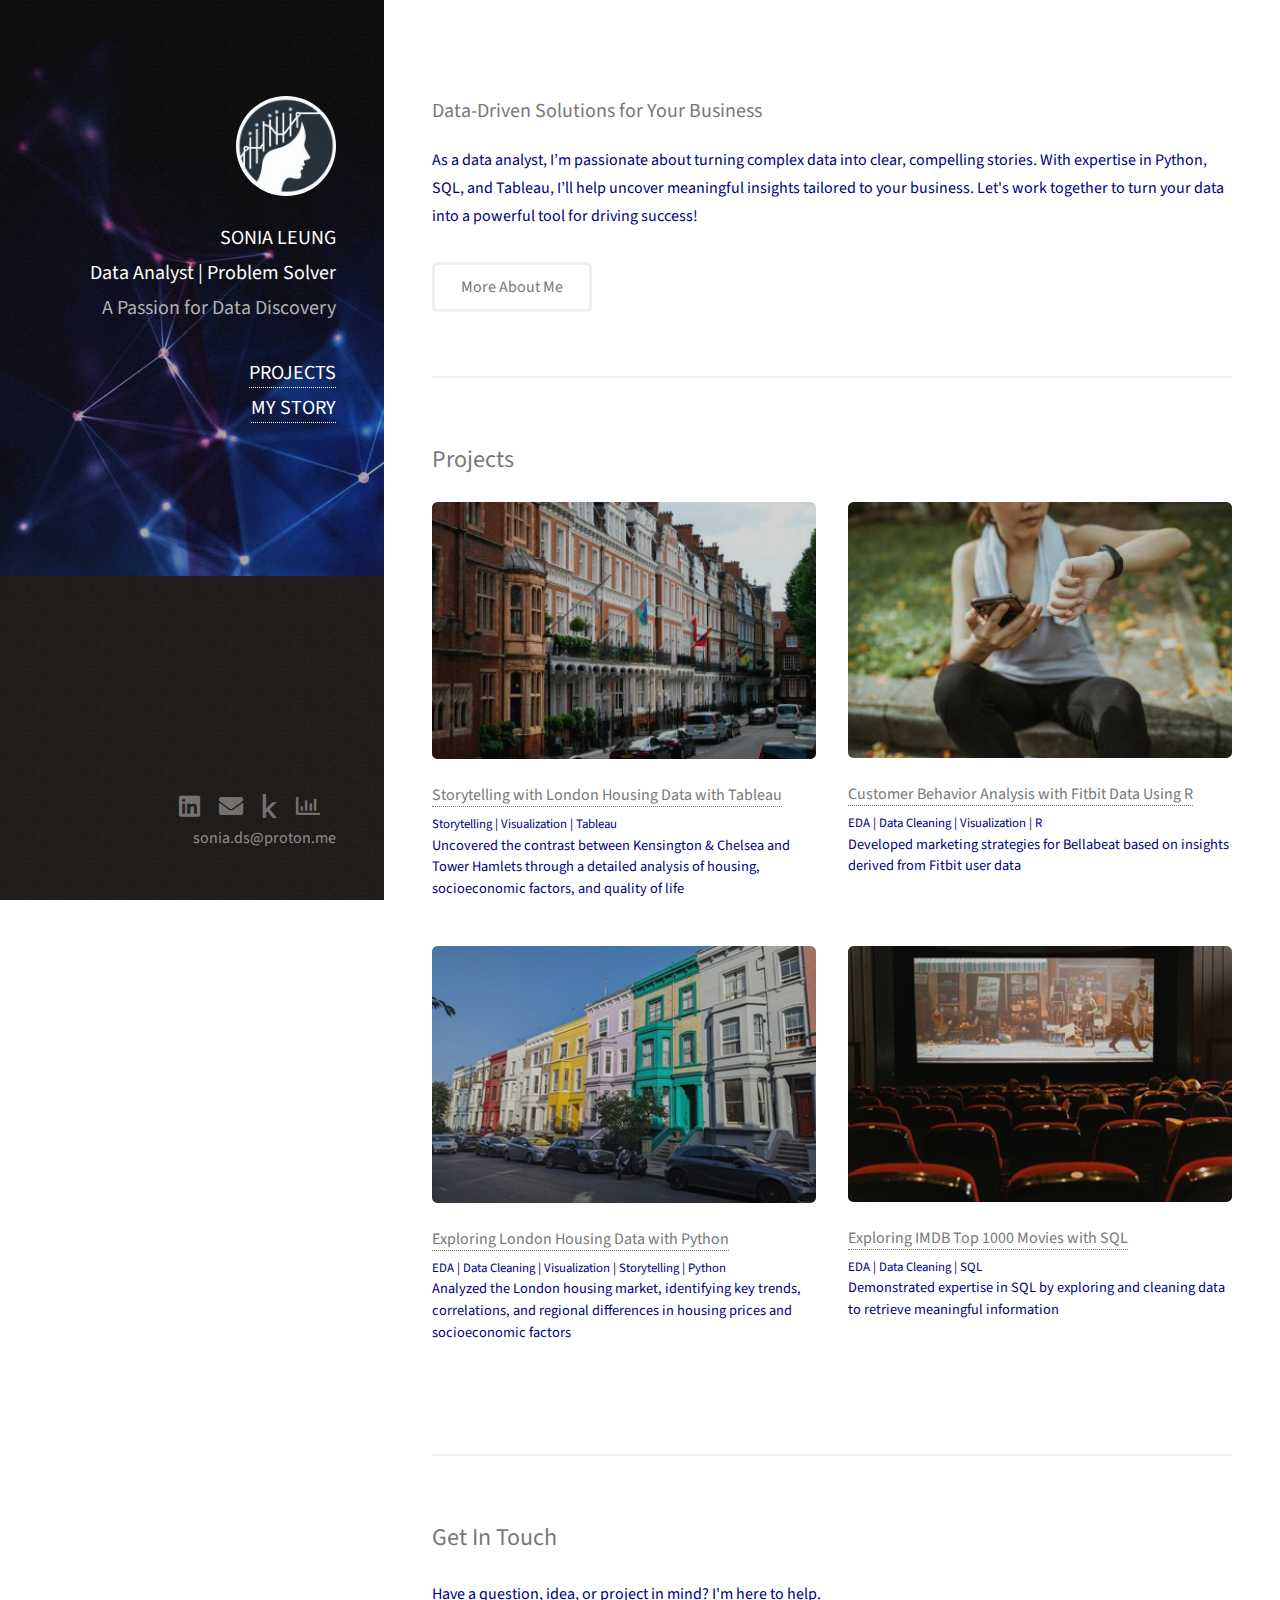
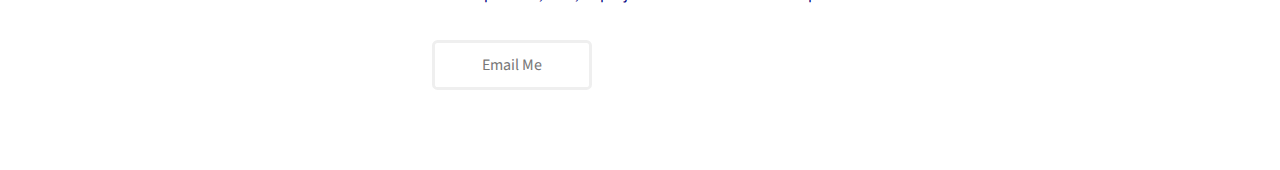
<file: index.html>
<!DOCTYPE HTML>
<!--
	
-->
<html>
	<head>
		<title>Sonia the Data Analyst</title>
		<link rel="icon" type="image/x-icon" href="/images/favicon.ico">
		<meta charset="utf-8" />
		<meta name="viewport" content="width=device-width, initial-scale=1, user-scalable=no" />
		<meta property="og:image" content="images/portfoliothumbnail.png"/>
		<link rel="stylesheet" href="assets/css/main.css" />
	</head>
	<body class="is-preload">

		<!-- Header -->
			<header id="header">
				<div class="inner">
					<a  class="image avatar"><img src="images/avatar2.jpg"></a>
					<h1><strong>SONIA LEUNG<br> Data Analyst | Problem Solver</strong><br>
					<p>A Passion for Data Discovery<br></p>
					<strong><a href="#tag_project">PROJECTS</a><br>
					<a href="aboutme.html">MY STORY</a></strong></h1>
				</div>
			</header>

		<!-- Main -->
			<div id="main">

				<!-- One -->
					<section id="one">
						<header class="major">
							<h3>Data-Driven Solutions for Your Business</h3>
						</header>
						<p style="color: navy;">As a data analyst, I’m passionate about turning complex data into clear, compelling stories. 
							With expertise in Python, SQL, and Tableau, I’ll help uncover meaningful insights tailored to your business. 
							Let's work together to turn your data into a powerful tool for driving success!</p>
						<ul class="actions">
							<li><a href="aboutme.html" class="button">More About Me</a></li>
						</ul>
					</section>

				<!-- Two -->
					<section id="two">
						<h2><div id="tag_project">Projects</div></h2>
						<div class="row"  style="color: navy;">
							<article class="col-6 col-12-xsmall work-item">
								<a href="https://public.tableau.com/app/profile/so017/viz/StorytellingwithLondonHousingData/CaseStudy" class="image fit thumb no-lightbox" target="_blank"><img src="images/thumbs/londonhouse.jpg" alt="" /></a>
								<h3><a href="https://public.tableau.com/app/profile/so017/viz/StorytellingwithLondonHousingData/CaseStudy" target="_blank">Storytelling with London Housing Data with Tableau</a></h3>
								<p>Storytelling | Visualization | Tableau</p>
								<h5 style="color: navy;">Uncovered the contrast between Kensington & Chelsea and Tower Hamlets through a detailed analysis of housing, socioeconomic factors, and quality of life</h5>
									
							</article>
							<article class="col-6 col-12-xsmall work-item">
								<a href="https://www.kaggle.com/code/so017c/bellabeat-data-analysis-case-study" class="image fit thumb no-lightbox" target="_blank"><img src="images/thumbs/fitbit.jpg" alt="" /></a>
								<h3><a href="https://www.kaggle.com/code/so017c/bellabeat-data-analysis-case-study" target="_blank">Customer Behavior Analysis with Fitbit Data Using R</a></h3>
								<p>EDA | Data Cleaning | Visualization | R</p>
								<h5 style="color: navy;">Developed marketing strategies for Bellabeat based on insights derived from Fitbit user data</h5>
									
							</article>
							<article class="col-6 col-12-xsmall work-item">
								<a href="https://www.kaggle.com/code/so017c/exploratory-analysis-of-london-housing-dataset" class="image fit thumb no-lightbox" target="_blank"><img src="images/thumbs/nottinghill.jpg" alt="" /></a>
								<h3><a href="https://www.kaggle.com/code/so017c/exploratory-analysis-of-london-housing-dataset" target="_blank">Exploring London Housing Data with Python</a></h3>
								<p>EDA | Data Cleaning | Visualization | Storytelling | Python</p>
								<h5  style="color: navy;">Analyzed the London housing market, identifying key trends, correlations, and regional differences in housing prices and socioeconomic factors</h5>
									
							</article>
							<article class="col-6 col-12-xsmall work-item">
								<a href="https://github.com/So017/241016_sql_project_imdb" class="image fit thumb no-lightbox" target="_blank"><img src="images/thumbs/imdb.jpg" alt="" /></a>
								<h3><a href="https://github.com/So017/241016_sql_project_imdb" target="_blank">Exploring IMDB Top 1000 Movies with SQL</a></h3>
								<p>EDA | Data Cleaning | SQL </p>
								<h5 style="color: navy;">Demonstrated expertise in SQL by exploring and cleaning data to retrieve meaningful information</h5>
									
							</article>
						</div>						
					</section>

				<!-- Three -->
					<section id="three">
						<h2>Get In Touch</h2>
						<p  style="color: navy;">Have a question, idea, or project in mind? I'm here to help.</p>
						<ul class="actions">
							<li><a href="mailto:sonia.ds@proton.me" target="_blank" class="button">Email Me</a></li>
						</ul>
						</div>
					</section>

			</div>

		<!-- Footer -->
			<footer id="footer">
				<div class="inner">
					<ul class="icons">
						<li><a href="https://www.linkedin.com/in/sonia-sl/" target="_blank" class="icon brands fa-linkedin"><span class="label">linkedin</span></a></li>
						<li><a href="mailto:sonia.ds@proton.me" target="_blank" class="icon solid fa-envelope"><span class="label">Email</span></a></li>
						<li><a href="https://www.kaggle.com/so017c" target="_blank" class="icon brands fa-kaggle"><span class="label">kaggle</span></a></li>
						<li><a href="https://public.tableau.com/app/profile/so017/vizzes" target="_blank" class="icon fa-chart-bar"><span class="label">bar</span></a></li>
						<br>
						<li>sonia.ds@proton.me</li>
					</ul>
				</div>
			</footer>

		<!-- Scripts -->
			<script src="assets/js/jquery.min.js"></script>
			<script src="assets/js/jquery.poptrox.min.js"></script>
			<script src="assets/js/browser.min.js"></script>
			<script src="assets/js/breakpoints.min.js"></script>
			<script src="assets/js/util.js"></script>
			<script src="assets/js/main.js"></script>

	</body>
</html>
</file>
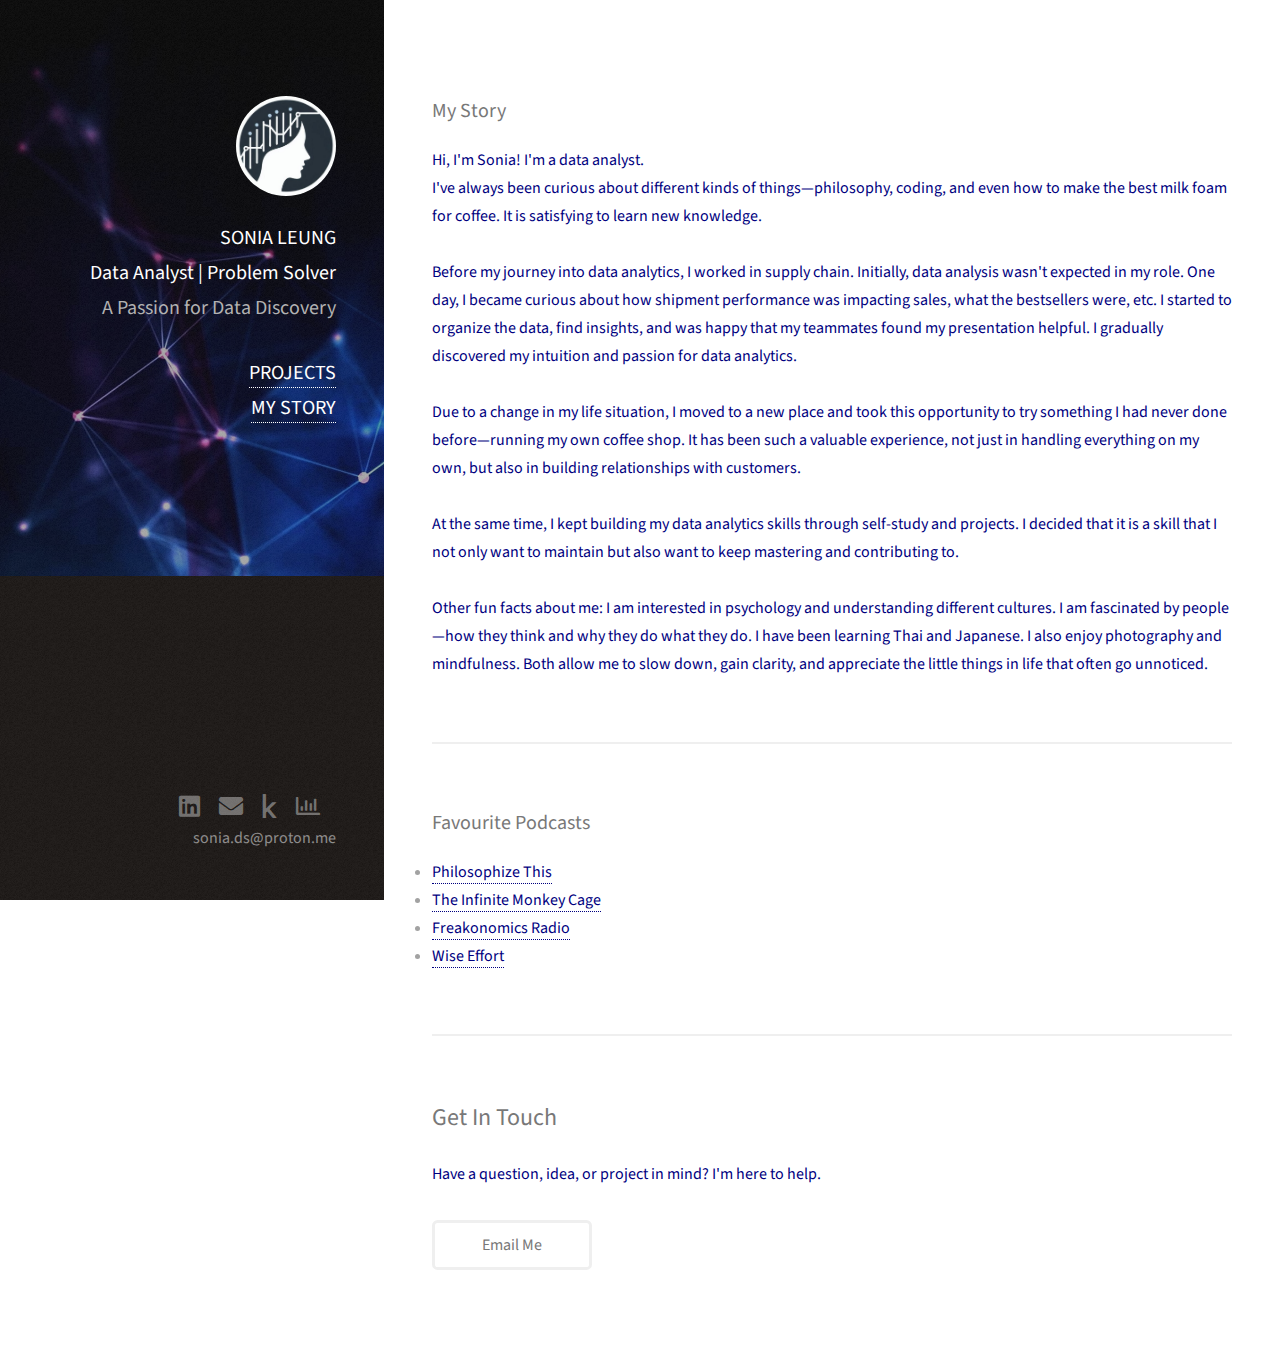
<file: aboutme.html>
<!DOCTYPE HTML>
<!--
	
-->
<html>
	<head>
		<title>Sonia the Data Analyst</title>
		<link rel="icon" type="image/x-icon" href="/images/favicon.ico">
		<meta charset="utf-8" />
		<meta name="viewport" content="width=device-width, initial-scale=1, user-scalable=no" />
		<link rel="stylesheet" href="assets/css/main.css" />
	</head>
	<body class="is-preload">

		<!-- Header -->
			<header id="header">
				<div class="inner">
					<a  class="image avatar"><img src="images/avatar2.jpg"></a>
					<h1><strong>SONIA LEUNG<br> Data Analyst | Problem Solver</strong><br>
					<p>A Passion for Data Discovery<br></p>
					<strong><a href="index.html">PROJECTS</a><br>
					<a href="aboutme.html">MY STORY</a></strong></h1>
				</div>
			</header>

		<!-- Main -->
			<div id="main">

				<!-- One -->
					<section id="one">
						<header class="major">
							<h3>My Story</h3>
						</header>
						<p style="color: navy;">
							Hi, I'm Sonia! I'm a data analyst. <br>
I've always been curious about different kinds of things—philosophy, coding, and even how to make the best milk foam for coffee. It is satisfying to learn new knowledge. <br><br>

Before my journey into data analytics, I worked in supply chain. Initially, data analysis wasn't expected in my role. One day, I became curious about how shipment performance was impacting sales, what the bestsellers were, etc. I started to organize the data, find insights, and was happy that my teammates found my presentation helpful. I gradually discovered my intuition and passion for data analytics. <br><br>

Due to a change in my life situation, I moved to a new place and took this opportunity to try something I had never done before—running my own coffee shop. It has been such a valuable experience, not just in handling everything on my own, but also in building relationships with customers. <br><br>

At the same time, I kept building my data analytics skills through self-study and projects. I decided that it is a skill that I not only want to maintain but also want to keep mastering and contributing to. <br><br>

Other fun facts about me: I am interested in psychology and understanding different cultures. I am fascinated by people—how they think and why they do what they do. I have been learning Thai and Japanese. I also enjoy photography and mindfulness. Both allow me to slow down, gain clarity, and appreciate the little things in life that often go unnoticed.</p>
					</section>

				<!-- Two -->
					<section id="two">
						<header class="major"></header>
							<h3>Favourite Podcasts</h3>
						</header>
						<li><a href="https://open.spotify.com/show/2Shpxw7dPoxRJCdfFXTWLE?si=a84ec75774854142" target="_blank" style="color: navy;">Philosophize This</a>
						</li>
						<li><a href="https://open.spotify.com/show/6Ijz5uEUxN6FvJI49ZGJAJ?si=09eeb238d4864d1d" target="_blank" style="color: navy;">The Infinite Monkey Cage</a>
						</li>	
						<li><a href="https://open.spotify.com/show/6z4NLXyHPga1UmSJsPK7G1?si=cbf8f95c1f504258" target="_blank" style="color: navy;">Freakonomics Radio</a>
						</li>
						<li><a href="https://open.spotify.com/show/1Kpkt3xGpyZm5UQYMKu4Uo?si=217945f48b774ca5" target="_blank" style="color: navy;">Wise Effort</a>
						</li>		
					</section>

				<!-- Three -->
				<section id="three">
					<h2>Get In Touch</h2>
					<p  style="color: navy;">Have a question, idea, or project in mind? I'm here to help.</p>
					<ul class="actions">
						<li><a href="mailto:sonia.ds@proton.me" target="_blank" class="button">Email Me</a></li>
					</ul>
					</div>
				</section>
		
			</div>

		<!-- Footer -->
			<footer id="footer">
				<div class="inner">
					<ul class="icons">
						<li><a href="https://www.linkedin.com/in/sonia-sl/" target="_blank" class="icon brands fa-linkedin"><span class="label">linkedin</span></a></li>
						<li><a href="mailto:sonia.ds@proton.me" target="_blank" class="icon solid fa-envelope"><span class="label">Email</span></a></li>
						<li><a href="https://www.kaggle.com/so017c" target="_blank" class="icon brands fa-kaggle"><span class="label">kaggle</span></a></li>
						<li><a href="https://public.tableau.com/app/profile/so017/vizzes" target="_blank" class="icon fa-chart-bar"><span class="label">bar</span></a></li>
						<br>
						<li>sonia.ds@proton.me</li>
					</ul>
				</div>
			</footer>

		<!-- Scripts -->
			<script src="assets/js/jquery.min.js"></script>
			<script src="assets/js/jquery.poptrox.min.js"></script>
			<script src="assets/js/browser.min.js"></script>
			<script src="assets/js/breakpoints.min.js"></script>
			<script src="assets/js/util.js"></script>
			<script src="assets/js/main.js"></script>

	</body>
</html>
</file>
<file: assets/css/main.css>
@import url("fontawesome-all.min.css");
@import url("https://fonts.googleapis.com/css?family=Source+Sans+Pro:400,400italic");

/*
	Strata by HTML5 UP
	html5up.net | @ajlkn
	Free for personal and commercial use under the CCA 3.0 license (html5up.net/license)
*/

html, body, div, span, applet, object,
iframe, h1, h2, h3, h4, h5, h6, p, blockquote,
pre, a, abbr, acronym, address, big, cite,
code, del, dfn, em, img, ins, kbd, q, s, samp,
small, strike, strong, sub, sup, tt, var, b,
u, i, center, dl, dt, dd, ol, ul, li, fieldset,
form, label, legend, table, caption, tbody,
tfoot, thead, tr, th, td, article, aside,
canvas, details, embed, figure, figcaption,
footer, header, hgroup, menu, nav, output, ruby,
section, summary, time, mark, audio, video {
	margin: 0;
	padding: 0;
	border: 0;
	font-size: 100%;
	font: inherit;
	vertical-align: baseline;}

article, aside, details, figcaption, figure,
footer, header, hgroup, menu, nav, section {
	display: block;}

body {
	line-height: 1;
}

ol, ul {
	list-style: none;
}

blockquote, q {
	quotes: none;
}

	blockquote:before, blockquote:after, q:before, q:after {
		content: '';
		content: none;
	}

table {
	border-collapse: collapse;
	border-spacing: 0;
}

body {
	-webkit-text-size-adjust: none;
}

mark {
	background-color: transparent;
	color: inherit;
}

input::-moz-focus-inner {
	border: 0;
	padding: 0;
}

input, select, textarea {
	-moz-appearance: none;
	-webkit-appearance: none;
	-ms-appearance: none;
	appearance: none;
}

/* Basic */

	html {
		box-sizing: border-box;
	}

	*, *:before, *:after {
		box-sizing: inherit;
	}

	body {
		background: #fff;
	}

		body.is-preload *, body.is-preload *:before, body.is-preload *:after {
			-moz-animation: none !important;
			-webkit-animation: none !important;
			-ms-animation: none !important;
			animation: none !important;
			-moz-transition: none !important;
			-webkit-transition: none !important;
			-ms-transition: none !important;
			transition: none !important;
		}

	body, input, select, textarea {
		color: #a2a2a2;
		font-family: "Source Sans Pro", Helvetica, sans-serif;
		font-size: 16pt;
		font-weight: 400;
		line-height: 1.75em;
	}

	a {
		-moz-transition: color 0.2s ease-in-out, border-color 0.2s ease-in-out;
		-webkit-transition: color 0.2s ease-in-out, border-color 0.2s ease-in-out;
		-ms-transition: color 0.2s ease-in-out, border-color 0.2s ease-in-out;
		transition: color 0.2s ease-in-out, border-color 0.2s ease-in-out;
		border-bottom: dotted 1px;
		color: #49bf9d;
		text-decoration: none;
	}

		a:hover {
			border-bottom-color: transparent;
			color: #49bf9d !important;
			text-decoration: none;
		}

	strong, b {
		color: #787878;
		font-weight: 400;
	}

	em, i {
		font-style: italic;
	}

	p {
		margin: 0 0 2em 0;
	}

	h1, h2, h3, h4, h5, h6 {
		color: #787878;
		font-weight: 400;
		line-height: 1em;
		margin: 0 0 1em 0;
	}

		h1 a, h2 a, h3 a, h4 a, h5 a, h6 a {
			color: inherit;
			text-decoration: none;
		}

	h1 {
		font-size: 2em;
		line-height: 1.5em;
	}

	h2 {
		font-size: 1.5em;
		line-height: 1.5em;
	}

	h3 {
		font-size: 1.25em;
		line-height: 1.5em;
	}

	h4 {
		font-size: 1.1em;
		line-height: 1.5em;
	}

	h5 {
		font-size: 0.9em;
		line-height: 1.5em;
	}

	h6 {
		font-size: 0.7em;
		line-height: 1.5em;
	}

	sub {
		font-size: 0.8em;
		position: relative;
		top: 0.5em;
	}

	sup {
		font-size: 0.8em;
		position: relative;
		top: -0.5em;
	}

	hr {
		border: 0;
		border-bottom: solid 2px #efefef;
		margin: 2em 0;
	}

		hr.major {
			margin: 3em 0;
		}

	blockquote {
		border-left: solid 6px #efefef;
		font-style: italic;
		margin: 0 0 2em 0;
		padding: 0.5em 0 0.5em 1.5em;
	}

	code {
		background: #f7f7f7;
		border-radius: 0.35em;
		border: solid 2px #efefef;
		font-family: "Courier New", monospace;
		font-size: 0.9em;
		margin: 0 0.25em;
		padding: 0.25em 0.65em;
	}

	pre {
		-webkit-overflow-scrolling: touch;
		font-family: "Courier New", monospace;
		font-size: 0.9em;
		margin: 0 0 2em 0;
	}

		pre code {
			display: block;
			line-height: 1.75em;
			padding: 1em 1.5em;
			overflow-x: auto;
		}

	.align-left {
		text-align: left;
	}

	.align-center {
		text-align: center;
	}

	.align-right {
		text-align: right;
	}

/* Container */

	.container {
		margin: 0 auto;
		max-width: calc(100% - 4em);
		width: 100%;
	}

		.container.xsmall {
			width: 25%;
		}

		.container.small {
			width: 50%;
		}

		.container.medium {
			width: 75%;
		}

		.container.large {
			width: 125%;
		}

		.container.xlarge {
			width: 150%;
		}

		.container.max {
			width: 100%;
		}

		@media screen and (max-width: 980px) {

			.container {
				width: 100% !important;
				max-width: 100% !important;
			}

		}

		@media screen and (max-width: 480px) {

			.container {
				max-width: calc(100% - 3em);
			}

		}

/* Row */

	.row {
		display: flex;
		flex-wrap: wrap;
		box-sizing: border-box;
		align-items: stretch;
	}

		.row > * {
			box-sizing: border-box;
		}

		.row.gtr-uniform > * > :last-child {
			margin-bottom: 0;
		}

		.row.aln-left {
			justify-content: flex-start;
		}

		.row.aln-center {
			justify-content: center;
		}

		.row.aln-right {
			justify-content: flex-end;
		}

		.row.aln-top {
			align-items: flex-start;
		}

		.row.aln-middle {
			align-items: center;
		}

		.row.aln-bottom {
			align-items: flex-end;
		}

		.row > .imp {
			order: -1;
		}

		.row > .col-1 {
			width: 8.33333%;
		}

		.row > .off-1 {
			margin-left: 8.33333%;
		}

		.row > .col-2 {
			width: 16.66667%;
		}

		.row > .off-2 {
			margin-left: 16.66667%;
		}

		.row > .col-3 {
			width: 25%;
		}

		.row > .off-3 {
			margin-left: 25%;
		}

		.row > .col-4 {
			width: 33.33333%;
		}

		.row > .off-4 {
			margin-left: 33.33333%;
		}

		.row > .col-5 {
			width: 41.66667%;
		}

		.row > .off-5 {
			margin-left: 41.66667%;
		}

		.row > .col-6 {
			width: 50%;
		}

		.row > .off-6 {
			margin-left: 50%;
		}

		.row > .col-7 {
			width: 58.33333%;
		}

		.row > .off-7 {
			margin-left: 58.33333%;
		}

		.row > .col-8 {
			width: 66.66667%;
		}

		.row > .off-8 {
			margin-left: 66.66667%;
		}

		.row > .col-9 {
			width: 75%;
		}

		.row > .off-9 {
			margin-left: 75%;
		}

		.row > .col-10 {
			width: 83.33333%;
		}

		.row > .off-10 {
			margin-left: 83.33333%;
		}

		.row > .col-11 {
			width: 91.66667%;
		}

		.row > .off-11 {
			margin-left: 91.66667%;
		}

		.row > .col-12 {
			width: 100%;
		}

		.row > .off-12 {
			margin-left: 100%;
		}

		.row.gtr-0 {
			margin-top: 0;
			margin-left: 0em;
		}

			.row.gtr-0 > * {
				padding: 0 0 0 0em;
			}

			.row.gtr-0.gtr-uniform {
				margin-top: 0em;
			}

				.row.gtr-0.gtr-uniform > * {
					padding-top: 0em;
				}

		.row.gtr-25 {
			margin-top: 0;
			margin-left: -0.625em;
		}

			.row.gtr-25 > * {
				padding: 0 0 0 0.625em;
			}

			.row.gtr-25.gtr-uniform {
				margin-top: -0.625em;
			}

				.row.gtr-25.gtr-uniform > * {
					padding-top: 0.625em;
				}

		.row.gtr-50 {
			margin-top: 0;
			margin-left: -1.25em;
		}

			.row.gtr-50 > * {
				padding: 0 0 0 1.25em;
			}

			.row.gtr-50.gtr-uniform {
				margin-top: -1.25em;
			}

				.row.gtr-50.gtr-uniform > * {
					padding-top: 1.25em;
				}

		.row {
			margin-top: 0;
			margin-left: -2.5em;
		}

			.row > * {
				padding: 0 0 0 2.5em;
			}

			.row.gtr-uniform {
				margin-top: -2.5em;
			}

				.row.gtr-uniform > * {
					padding-top: 2.5em;
				}

		.row.gtr-150 {
			margin-top: 0;
			margin-left: -3.75em;
		}

			.row.gtr-150 > * {
				padding: 0 0 0 3.75em;
			}

			.row.gtr-150.gtr-uniform {
				margin-top: -3.75em;
			}

				.row.gtr-150.gtr-uniform > * {
					padding-top: 3.75em;
				}

		.row.gtr-200 {
			margin-top: 0;
			margin-left: -5em;
		}

			.row.gtr-200 > * {
				padding: 0 0 0 5em;
			}

			.row.gtr-200.gtr-uniform {
				margin-top: -5em;
			}

				.row.gtr-200.gtr-uniform > * {
					padding-top: 5em;
				}

		@media screen and (max-width: 1800px) {

			.row {
				display: flex;
				flex-wrap: wrap;
				box-sizing: border-box;
				align-items: stretch;
			}

				.row > * {
					box-sizing: border-box;
				}

				.row.gtr-uniform > * > :last-child {
					margin-bottom: 0;
				}

				.row.aln-left {
					justify-content: flex-start;
				}

				.row.aln-center {
					justify-content: center;
				}

				.row.aln-right {
					justify-content: flex-end;
				}

				.row.aln-top {
					align-items: flex-start;
				}

				.row.aln-middle {
					align-items: center;
				}

				.row.aln-bottom {
					align-items: flex-end;
				}

				.row > .imp-xlarge {
					order: -1;
				}

				.row > .col-1-xlarge {
					width: 8.33333%;
				}

				.row > .off-1-xlarge {
					margin-left: 8.33333%;
				}

				.row > .col-2-xlarge {
					width: 16.66667%;
				}

				.row > .off-2-xlarge {
					margin-left: 16.66667%;
				}

				.row > .col-3-xlarge {
					width: 25%;
				}

				.row > .off-3-xlarge {
					margin-left: 25%;
				}

				.row > .col-4-xlarge {
					width: 33.33333%;
				}

				.row > .off-4-xlarge {
					margin-left: 33.33333%;
				}

				.row > .col-5-xlarge {
					width: 41.66667%;
				}

				.row > .off-5-xlarge {
					margin-left: 41.66667%;
				}

				.row > .col-6-xlarge {
					width: 50%;
				}

				.row > .off-6-xlarge {
					margin-left: 50%;
				}

				.row > .col-7-xlarge {
					width: 58.33333%;
				}

				.row > .off-7-xlarge {
					margin-left: 58.33333%;
				}

				.row > .col-8-xlarge {
					width: 66.66667%;
				}

				.row > .off-8-xlarge {
					margin-left: 66.66667%;
				}

				.row > .col-9-xlarge {
					width: 75%;
				}

				.row > .off-9-xlarge {
					margin-left: 75%;
				}

				.row > .col-10-xlarge {
					width: 83.33333%;
				}

				.row > .off-10-xlarge {
					margin-left: 83.33333%;
				}

				.row > .col-11-xlarge {
					width: 91.66667%;
				}

				.row > .off-11-xlarge {
					margin-left: 91.66667%;
				}

				.row > .col-12-xlarge {
					width: 100%;
				}

				.row > .off-12-xlarge {
					margin-left: 100%;
				}

				.row.gtr-0 {
					margin-top: 0;
					margin-left: 0em;
				}

					.row.gtr-0 > * {
						padding: 0 0 0 0em;
					}

					.row.gtr-0.gtr-uniform {
						margin-top: 0em;
					}

						.row.gtr-0.gtr-uniform > * {
							padding-top: 0em;
						}

				.row.gtr-25 {
					margin-top: 0;
					margin-left: -0.625em;
				}

					.row.gtr-25 > * {
						padding: 0 0 0 0.625em;
					}

					.row.gtr-25.gtr-uniform {
						margin-top: -0.625em;
					}

						.row.gtr-25.gtr-uniform > * {
							padding-top: 0.625em;
						}

				.row.gtr-50 {
					margin-top: 0;
					margin-left: -1.25em;
				}

					.row.gtr-50 > * {
						padding: 0 0 0 1.25em;
					}

					.row.gtr-50.gtr-uniform {
						margin-top: -1.25em;
					}

						.row.gtr-50.gtr-uniform > * {
							padding-top: 1.25em;
						}

				.row {
					margin-top: 0;
					margin-left: -2.5em;
				}

					.row > * {
						padding: 0 0 0 2.5em;
					}

					.row.gtr-uniform {
						margin-top: -2.5em;
					}

						.row.gtr-uniform > * {
							padding-top: 2.5em;
						}

				.row.gtr-150 {
					margin-top: 0;
					margin-left: -3.75em;
				}

					.row.gtr-150 > * {
						padding: 0 0 0 3.75em;
					}

					.row.gtr-150.gtr-uniform {
						margin-top: -3.75em;
					}

						.row.gtr-150.gtr-uniform > * {
							padding-top: 3.75em;
						}

				.row.gtr-200 {
					margin-top: 0;
					margin-left: -5em;
				}

					.row.gtr-200 > * {
						padding: 0 0 0 5em;
					}

					.row.gtr-200.gtr-uniform {
						margin-top: -5em;
					}

						.row.gtr-200.gtr-uniform > * {
							padding-top: 5em;
						}

		}

		@media screen and (max-width: 1280px) {

			.row {
				display: flex;
				flex-wrap: wrap;
				box-sizing: border-box;
				align-items: stretch;
			}

				.row > * {
					box-sizing: border-box;
				}

				.row.gtr-uniform > * > :last-child {
					margin-bottom: 0;
				}

				.row.aln-left {
					justify-content: flex-start;
				}

				.row.aln-center {
					justify-content: center;
				}

				.row.aln-right {
					justify-content: flex-end;
				}

				.row.aln-top {
					align-items: flex-start;
				}

				.row.aln-middle {
					align-items: center;
				}

				.row.aln-bottom {
					align-items: flex-end;
				}

				.row > .imp-large {
					order: -1;
				}

				.row > .col-1-large {
					width: 8.33333%;
				}

				.row > .off-1-large {
					margin-left: 8.33333%;
				}

				.row > .col-2-large {
					width: 16.66667%;
				}

				.row > .off-2-large {
					margin-left: 16.66667%;
				}

				.row > .col-3-large {
					width: 25%;
				}

				.row > .off-3-large {
					margin-left: 25%;
				}

				.row > .col-4-large {
					width: 33.33333%;
				}

				.row > .off-4-large {
					margin-left: 33.33333%;
				}

				.row > .col-5-large {
					width: 41.66667%;
				}

				.row > .off-5-large {
					margin-left: 41.66667%;
				}

				.row > .col-6-large {
					width: 50%;
				}

				.row > .off-6-large {
					margin-left: 50%;
				}

				.row > .col-7-large {
					width: 58.33333%;
				}

				.row > .off-7-large {
					margin-left: 58.33333%;
				}

				.row > .col-8-large {
					width: 66.66667%;
				}

				.row > .off-8-large {
					margin-left: 66.66667%;
				}

				.row > .col-9-large {
					width: 75%;
				}

				.row > .off-9-large {
					margin-left: 75%;
				}

				.row > .col-10-large {
					width: 83.33333%;
				}

				.row > .off-10-large {
					margin-left: 83.33333%;
				}

				.row > .col-11-large {
					width: 91.66667%;
				}

				.row > .off-11-large {
					margin-left: 91.66667%;
				}

				.row > .col-12-large {
					width: 100%;
				}

				.row > .off-12-large {
					margin-left: 100%;
				}

				.row.gtr-0 {
					margin-top: 0;
					margin-left: 0em;
				}

					.row.gtr-0 > * {
						padding: 0 0 0 0em;
					}

					.row.gtr-0.gtr-uniform {
						margin-top: 0em;
					}

						.row.gtr-0.gtr-uniform > * {
							padding-top: 0em;
						}

				.row.gtr-25 {
					margin-top: 0;
					margin-left: -0.5em;
				}

					.row.gtr-25 > * {
						padding: 0 0 0 0.5em;
					}

					.row.gtr-25.gtr-uniform {
						margin-top: -0.5em;
					}

						.row.gtr-25.gtr-uniform > * {
							padding-top: 0.5em;
						}

				.row.gtr-50 {
					margin-top: 0;
					margin-left: -1em;
				}

					.row.gtr-50 > * {
						padding: 0 0 0 1em;
					}

					.row.gtr-50.gtr-uniform {
						margin-top: -1em;
					}

						.row.gtr-50.gtr-uniform > * {
							padding-top: 1em;
						}

				.row {
					margin-top: 0;
					margin-left: -2em;
				}

					.row > * {
						padding: 0 0 0 2em;
					}

					.row.gtr-uniform {
						margin-top: -2em;
					}

						.row.gtr-uniform > * {
							padding-top: 2em;
						}

				.row.gtr-150 {
					margin-top: 0;
					margin-left: -3em;
				}

					.row.gtr-150 > * {
						padding: 0 0 0 3em;
					}

					.row.gtr-150.gtr-uniform {
						margin-top: -3em;
					}

						.row.gtr-150.gtr-uniform > * {
							padding-top: 3em;
						}

				.row.gtr-200 {
					margin-top: 0;
					margin-left: -4em;
				}

					.row.gtr-200 > * {
						padding: 0 0 0 4em;
					}

					.row.gtr-200.gtr-uniform {
						margin-top: -4em;
					}

						.row.gtr-200.gtr-uniform > * {
							padding-top: 4em;
						}

		}

		@media screen and (max-width: 980px) {

			.row {
				display: flex;
				flex-wrap: wrap;
				box-sizing: border-box;
				align-items: stretch;
			}

				.row > * {
					box-sizing: border-box;
				}

				.row.gtr-uniform > * > :last-child {
					margin-bottom: 0;
				}

				.row.aln-left {
					justify-content: flex-start;
				}

				.row.aln-center {
					justify-content: center;
				}

				.row.aln-right {
					justify-content: flex-end;
				}

				.row.aln-top {
					align-items: flex-start;
				}

				.row.aln-middle {
					align-items: center;
				}

				.row.aln-bottom {
					align-items: flex-end;
				}

				.row > .imp-medium {
					order: -1;
				}

				.row > .col-1-medium {
					width: 8.33333%;
				}

				.row > .off-1-medium {
					margin-left: 8.33333%;
				}

				.row > .col-2-medium {
					width: 16.66667%;
				}

				.row > .off-2-medium {
					margin-left: 16.66667%;
				}

				.row > .col-3-medium {
					width: 25%;
				}

				.row > .off-3-medium {
					margin-left: 25%;
				}

				.row > .col-4-medium {
					width: 33.33333%;
				}

				.row > .off-4-medium {
					margin-left: 33.33333%;
				}

				.row > .col-5-medium {
					width: 41.66667%;
				}

				.row > .off-5-medium {
					margin-left: 41.66667%;
				}

				.row > .col-6-medium {
					width: 50%;
				}

				.row > .off-6-medium {
					margin-left: 50%;
				}

				.row > .col-7-medium {
					width: 58.33333%;
				}

				.row > .off-7-medium {
					margin-left: 58.33333%;
				}

				.row > .col-8-medium {
					width: 66.66667%;
				}

				.row > .off-8-medium {
					margin-left: 66.66667%;
				}

				.row > .col-9-medium {
					width: 75%;
				}

				.row > .off-9-medium {
					margin-left: 75%;
				}

				.row > .col-10-medium {
					width: 83.33333%;
				}

				.row > .off-10-medium {
					margin-left: 83.33333%;
				}

				.row > .col-11-medium {
					width: 91.66667%;
				}

				.row > .off-11-medium {
					margin-left: 91.66667%;
				}

				.row > .col-12-medium {
					width: 100%;
				}

				.row > .off-12-medium {
					margin-left: 100%;
				}

				.row.gtr-0 {
					margin-top: 0;
					margin-left: 0em;
				}

					.row.gtr-0 > * {
						padding: 0 0 0 0em;
					}

					.row.gtr-0.gtr-uniform {
						margin-top: 0em;
					}

						.row.gtr-0.gtr-uniform > * {
							padding-top: 0em;
						}

				.row.gtr-25 {
					margin-top: 0;
					margin-left: -0.5em;
				}

					.row.gtr-25 > * {
						padding: 0 0 0 0.5em;
					}

					.row.gtr-25.gtr-uniform {
						margin-top: -0.5em;
					}

						.row.gtr-25.gtr-uniform > * {
							padding-top: 0.5em;
						}

				.row.gtr-50 {
					margin-top: 0;
					margin-left: -1em;
				}

					.row.gtr-50 > * {
						padding: 0 0 0 1em;
					}

					.row.gtr-50.gtr-uniform {
						margin-top: -1em;
					}

						.row.gtr-50.gtr-uniform > * {
							padding-top: 1em;
						}

				.row {
					margin-top: 0;
					margin-left: -2em;
				}

					.row > * {
						padding: 0 0 0 2em;
					}

					.row.gtr-uniform {
						margin-top: -2em;
					}

						.row.gtr-uniform > * {
							padding-top: 2em;
						}

				.row.gtr-150 {
					margin-top: 0;
					margin-left: -3em;
				}

					.row.gtr-150 > * {
						padding: 0 0 0 3em;
					}

					.row.gtr-150.gtr-uniform {
						margin-top: -3em;
					}

						.row.gtr-150.gtr-uniform > * {
							padding-top: 3em;
						}

				.row.gtr-200 {
					margin-top: 0;
					margin-left: -4em;
				}

					.row.gtr-200 > * {
						padding: 0 0 0 4em;
					}

					.row.gtr-200.gtr-uniform {
						margin-top: -4em;
					}

						.row.gtr-200.gtr-uniform > * {
							padding-top: 4em;
						}

		}

		@media screen and (max-width: 736px) {

			.row {
				display: flex;
				flex-wrap: wrap;
				box-sizing: border-box;
				align-items: stretch;
			}

				.row > * {
					box-sizing: border-box;
				}

				.row.gtr-uniform > * > :last-child {
					margin-bottom: 0;
				}

				.row.aln-left {
					justify-content: flex-start;
				}

				.row.aln-center {
					justify-content: center;
				}

				.row.aln-right {
					justify-content: flex-end;
				}

				.row.aln-top {
					align-items: flex-start;
				}

				.row.aln-middle {
					align-items: center;
				}

				.row.aln-bottom {
					align-items: flex-end;
				}

				.row > .imp-small {
					order: -1;
				}

				.row > .col-1-small {
					width: 8.33333%;
				}

				.row > .off-1-small {
					margin-left: 8.33333%;
				}

				.row > .col-2-small {
					width: 16.66667%;
				}

				.row > .off-2-small {
					margin-left: 16.66667%;
				}

				.row > .col-3-small {
					width: 25%;
				}

				.row > .off-3-small {
					margin-left: 25%;
				}

				.row > .col-4-small {
					width: 33.33333%;
				}

				.row > .off-4-small {
					margin-left: 33.33333%;
				}

				.row > .col-5-small {
					width: 41.66667%;
				}

				.row > .off-5-small {
					margin-left: 41.66667%;
				}

				.row > .col-6-small {
					width: 50%;
				}

				.row > .off-6-small {
					margin-left: 50%;
				}

				.row > .col-7-small {
					width: 58.33333%;
				}

				.row > .off-7-small {
					margin-left: 58.33333%;
				}

				.row > .col-8-small {
					width: 66.66667%;
				}

				.row > .off-8-small {
					margin-left: 66.66667%;
				}

				.row > .col-9-small {
					width: 75%;
				}

				.row > .off-9-small {
					margin-left: 75%;
				}

				.row > .col-10-small {
					width: 83.33333%;
				}

				.row > .off-10-small {
					margin-left: 83.33333%;
				}

				.row > .col-11-small {
					width: 91.66667%;
				}

				.row > .off-11-small {
					margin-left: 91.66667%;
				}

				.row > .col-12-small {
					width: 100%;
				}

				.row > .off-12-small {
					margin-left: 100%;
				}

				.row.gtr-0 {
					margin-top: 0;
					margin-left: 0em;
				}

					.row.gtr-0 > * {
						padding: 0 0 0 0em;
					}

					.row.gtr-0.gtr-uniform {
						margin-top: 0em;
					}

						.row.gtr-0.gtr-uniform > * {
							padding-top: 0em;
						}

				.row.gtr-25 {
					margin-top: 0;
					margin-left: -0.375em;
				}

					.row.gtr-25 > * {
						padding: 0 0 0 0.375em;
					}

					.row.gtr-25.gtr-uniform {
						margin-top: -0.375em;
					}

						.row.gtr-25.gtr-uniform > * {
							padding-top: 0.375em;
						}

				.row.gtr-50 {
					margin-top: 0;
					margin-left: -0.75em;
				}

					.row.gtr-50 > * {
						padding: 0 0 0 0.75em;
					}

					.row.gtr-50.gtr-uniform {
						margin-top: -0.75em;
					}

						.row.gtr-50.gtr-uniform > * {
							padding-top: 0.75em;
						}

				.row {
					margin-top: 0;
					margin-left: -1.5em;
				}

					.row > * {
						padding: 0 0 0 1.5em;
					}

					.row.gtr-uniform {
						margin-top: -1.5em;
					}

						.row.gtr-uniform > * {
							padding-top: 1.5em;
						}

				.row.gtr-150 {
					margin-top: 0;
					margin-left: -2.25em;
				}

					.row.gtr-150 > * {
						padding: 0 0 0 2.25em;
					}

					.row.gtr-150.gtr-uniform {
						margin-top: -2.25em;
					}

						.row.gtr-150.gtr-uniform > * {
							padding-top: 2.25em;
						}

				.row.gtr-200 {
					margin-top: 0;
					margin-left: -3em;
				}

					.row.gtr-200 > * {
						padding: 0 0 0 3em;
					}

					.row.gtr-200.gtr-uniform {
						margin-top: -3em;
					}

						.row.gtr-200.gtr-uniform > * {
							padding-top: 3em;
						}

		}

		@media screen and (max-width: 480px) {

			.row {
				display: flex;
				flex-wrap: wrap;
				box-sizing: border-box;
				align-items: stretch;
			}

				.row > * {
					box-sizing: border-box;
				}

				.row.gtr-uniform > * > :last-child {
					margin-bottom: 0;
				}

				.row.aln-left {
					justify-content: flex-start;
				}

				.row.aln-center {
					justify-content: center;
				}

				.row.aln-right {
					justify-content: flex-end;
				}

				.row.aln-top {
					align-items: flex-start;
				}

				.row.aln-middle {
					align-items: center;
				}

				.row.aln-bottom {
					align-items: flex-end;
				}

				.row > .imp-xsmall {
					order: -1;
				}

				.row > .col-1-xsmall {
					width: 8.33333%;
				}

				.row > .off-1-xsmall {
					margin-left: 8.33333%;
				}

				.row > .col-2-xsmall {
					width: 16.66667%;
				}

				.row > .off-2-xsmall {
					margin-left: 16.66667%;
				}

				.row > .col-3-xsmall {
					width: 25%;
				}

				.row > .off-3-xsmall {
					margin-left: 25%;
				}

				.row > .col-4-xsmall {
					width: 33.33333%;
				}

				.row > .off-4-xsmall {
					margin-left: 33.33333%;
				}

				.row > .col-5-xsmall {
					width: 41.66667%;
				}

				.row > .off-5-xsmall {
					margin-left: 41.66667%;
				}

				.row > .col-6-xsmall {
					width: 50%;
				}

				.row > .off-6-xsmall {
					margin-left: 50%;
				}

				.row > .col-7-xsmall {
					width: 58.33333%;
				}

				.row > .off-7-xsmall {
					margin-left: 58.33333%;
				}

				.row > .col-8-xsmall {
					width: 66.66667%;
				}

				.row > .off-8-xsmall {
					margin-left: 66.66667%;
				}

				.row > .col-9-xsmall {
					width: 75%;
				}

				.row > .off-9-xsmall {
					margin-left: 75%;
				}

				.row > .col-10-xsmall {
					width: 83.33333%;
				}

				.row > .off-10-xsmall {
					margin-left: 83.33333%;
				}

				.row > .col-11-xsmall {
					width: 91.66667%;
				}

				.row > .off-11-xsmall {
					margin-left: 91.66667%;
				}

				.row > .col-12-xsmall {
					width: 100%;
				}

				.row > .off-12-xsmall {
					margin-left: 100%;
				}

				.row.gtr-0 {
					margin-top: 0;
					margin-left: 0em;
				}

					.row.gtr-0 > * {
						padding: 0 0 0 0em;
					}

					.row.gtr-0.gtr-uniform {
						margin-top: 0em;
					}

						.row.gtr-0.gtr-uniform > * {
							padding-top: 0em;
						}

				.row.gtr-25 {
					margin-top: 0;
					margin-left: -0.375em;
				}

					.row.gtr-25 > * {
						padding: 0 0 0 0.375em;
					}

					.row.gtr-25.gtr-uniform {
						margin-top: -0.375em;
					}

						.row.gtr-25.gtr-uniform > * {
							padding-top: 0.375em;
						}

				.row.gtr-50 {
					margin-top: 0;
					margin-left: -0.75em;
				}

					.row.gtr-50 > * {
						padding: 0 0 0 0.75em;
					}

					.row.gtr-50.gtr-uniform {
						margin-top: -0.75em;
					}

						.row.gtr-50.gtr-uniform > * {
							padding-top: 0.75em;
						}

				.row {
					margin-top: 0;
					margin-left: -1.5em;
				}

					.row > * {
						padding: 0 0 0 1.5em;
					}

					.row.gtr-uniform {
						margin-top: -1.5em;
					}

						.row.gtr-uniform > * {
							padding-top: 1.5em;
						}

				.row.gtr-150 {
					margin-top: 0;
					margin-left: -2.25em;
				}

					.row.gtr-150 > * {
						padding: 0 0 0 2.25em;
					}

					.row.gtr-150.gtr-uniform {
						margin-top: -2.25em;
					}

						.row.gtr-150.gtr-uniform > * {
							padding-top: 2.25em;
						}

				.row.gtr-200 {
					margin-top: 0;
					margin-left: -3em;
				}

					.row.gtr-200 > * {
						padding: 0 0 0 3em;
					}

					.row.gtr-200.gtr-uniform {
						margin-top: -3em;
					}

						.row.gtr-200.gtr-uniform > * {
							padding-top: 3em;
						}

		}

/* Section/Article */

	section.special, article.special {
		text-align: center;
	}

	header p {
		color: #b2b2b2;
		position: relative;
		margin: 0 0 1.5em 0;
	}

	header h2 + p {
		font-size: 1.25em;
		margin-top: -1em;
		line-height: 1.5em;
	}

	header h3 + p {
		font-size: 1.1em;
		margin-top: -0.8em;
		line-height: 1.5em;
	}

	header h4 + p,
	header h5 + p,
	header h6 + p {
		font-size: 0.9em;
		margin-top: -0.6em;
		line-height: 1.5em;
	}

	header.major h2 {
		font-size: 2em;
	}

/* Form */

	form {
		margin: 0 0 2em 0;
	}

	label {
		color: #787878;
		display: block;
		font-size: 0.9em;
		font-weight: 400;
		margin: 0 0 1em 0;
	}

	input[type="text"],
	input[type="password"],
	input[type="email"],
	select,
	textarea {
		-moz-appearance: none;
		-webkit-appearance: none;
		-ms-appearance: none;
		appearance: none;
		background: #f7f7f7;
		border-radius: 0.35em;
		border: solid 2px transparent;
		color: inherit;
		display: block;
		outline: 0;
		padding: 0 0.75em;
		text-decoration: none;
		width: 100%;
	}

		input[type="text"]:invalid,
		input[type="password"]:invalid,
		input[type="email"]:invalid,
		select:invalid,
		textarea:invalid {
			box-shadow: none;
		}

		input[type="text"]:focus,
		input[type="password"]:focus,
		input[type="email"]:focus,
		select:focus,
		textarea:focus {
			border-color: #49bf9d;
		}

	select {
		background-image: url("data:image/svg+xml;charset=utf8,%3Csvg xmlns='http://www.w3.org/2000/svg' width='40' height='40' preserveAspectRatio='none' viewBox='0 0 40 40'%3E%3Cpath d='M9.4,12.3l10.4,10.4l10.4-10.4c0.2-0.2,0.5-0.4,0.9-0.4c0.3,0,0.6,0.1,0.9,0.4l3.3,3.3c0.2,0.2,0.4,0.5,0.4,0.9 c0,0.4-0.1,0.6-0.4,0.9L20.7,31.9c-0.2,0.2-0.5,0.4-0.9,0.4c-0.3,0-0.6-0.1-0.9-0.4L4.3,17.3c-0.2-0.2-0.4-0.5-0.4-0.9 c0-0.4,0.1-0.6,0.4-0.9l3.3-3.3c0.2-0.2,0.5-0.4,0.9-0.4S9.1,12.1,9.4,12.3z' fill='%23dfdfdf' /%3E%3C/svg%3E");
		background-size: 1.25rem;
		background-repeat: no-repeat;
		background-position: calc(100% - 1rem) center;
		height: 2.75em;
		padding-right: 2.75em;
		text-overflow: ellipsis;
	}

		select option {
			color: #787878;
			background: #fff;
		}

		select:focus::-ms-value {
			background-color: transparent;
		}

		select::-ms-expand {
			display: none;
		}

	input[type="text"],
	input[type="password"],
	input[type="email"],
	select {
		height: 2.75em;
	}

	textarea {
		padding: 0.75em;
	}

	input[type="checkbox"],
	input[type="radio"] {
		-moz-appearance: none;
		-webkit-appearance: none;
		-ms-appearance: none;
		appearance: none;
		display: block;
		float: left;
		margin-right: -2em;
		opacity: 0;
		width: 1em;
		z-index: -1;
	}

		input[type="checkbox"] + label,
		input[type="radio"] + label {
			text-decoration: none;
			color: #a2a2a2;
			cursor: pointer;
			display: inline-block;
			font-size: 1em;
			font-weight: 400;
			padding-left: 2.4em;
			padding-right: 0.75em;
			position: relative;
		}

			input[type="checkbox"] + label:before,
			input[type="radio"] + label:before {
				-moz-osx-font-smoothing: grayscale;
				-webkit-font-smoothing: antialiased;
				display: inline-block;
				font-style: normal;
				font-variant: normal;
				text-rendering: auto;
				line-height: 1;
				text-transform: none !important;
				font-family: 'Font Awesome 5 Free';
				font-weight: 900;
			}

			input[type="checkbox"] + label:before,
			input[type="radio"] + label:before {
				background: #f7f7f7;
				border-radius: 0.35em;
				border: solid 2px transparent;
				content: '';
				display: inline-block;
				font-size: 0.8em;
				height: 2.0625em;
				left: 0;
				line-height: 1.85625em;
				position: absolute;
				text-align: center;
				top: 0;
				width: 2.0625em;
			}

		input[type="checkbox"]:checked + label:before,
		input[type="radio"]:checked + label:before {
			background: #787878;
			border-color: #787878;
			color: #fff;
			content: '\f00c';
		}

		input[type="checkbox"]:focus + label:before,
		input[type="radio"]:focus + label:before {
			border-color: #49bf9d;
		}

	input[type="checkbox"] + label:before {
		border-radius: 0.35em;
	}

	input[type="radio"] + label:before {
		border-radius: 100%;
	}

	::-webkit-input-placeholder {
		color: #b2b2b2 !important;
		opacity: 1.0;
	}

	:-moz-placeholder {
		color: #b2b2b2 !important;
		opacity: 1.0;
	}

	::-moz-placeholder {
		color: #b2b2b2 !important;
		opacity: 1.0;
	}

	:-ms-input-placeholder {
		color: #b2b2b2 !important;
		opacity: 1.0;
	}

/* Box */

	.box {
		border-radius: 0.35em;
		border: solid 2px #efefef;
		margin-bottom: 2em;
		padding: 1.5em;
	}

		.box > :last-child,
		.box > :last-child > :last-child,
		.box > :last-child > :last-child > :last-child {
			margin-bottom: 0;
		}

		.box.alt {
			border: 0;
			border-radius: 0;
			padding: 0;
		}

/* Icon */

	.icon {
		text-decoration: none;
		border-bottom: none;
		position: relative;
	}

		.icon:before {
			-moz-osx-font-smoothing: grayscale;
			-webkit-font-smoothing: antialiased;
			display: inline-block;
			font-style: normal;
			font-variant: normal;
			text-rendering: auto;
			line-height: 1;
			text-transform: none !important;
			font-family: 'Font Awesome 5 Free';
			font-weight: 400;
		}

		.icon > .label {
			display: none;
		}

		.icon:before {
			line-height: inherit;
		}

		.icon.solid:before {
			font-weight: 900;
		}

		.icon.brands:before {
			font-family: 'Font Awesome 5 Brands';
		}

/* Image */

	.image {
		border-radius: 0.35em;
		border: 0;
		display: inline-block;
		position: relative;
	}

		.image:before {
			-moz-transition: opacity 0.2s ease-in-out;
			-webkit-transition: opacity 0.2s ease-in-out;
			-ms-transition: opacity 0.2s ease-in-out;
			transition: opacity 0.2s ease-in-out;
			background: url("images/overlay.png");
			border-radius: 0.35em;
			content: '';
			display: block;
			height: 100%;
			left: 0;
			opacity: 0.5;
			position: absolute;
			top: 0;
			width: 100%;
		}

		.image.thumb {
			text-align: center;
		}

			.image.thumb:after {
				-moz-transition: opacity 0.2s ease-in-out;
				-webkit-transition: opacity 0.2s ease-in-out;
				-ms-transition: opacity 0.2s ease-in-out;
				transition: opacity 0.2s ease-in-out;
				border-radius: 0.35em;
				border: solid 3px rgba(255, 255, 255, 0.5);
				color: #fff;
				content: 'View';
				display: inline-block;
				font-size: 0.8em;
				font-weight: 400;
				left: 50%;
				line-height: 2.25em;
				margin: -1.25em 0 0 -3em;
				opacity: 0;
				padding: 0 1.5em;
				position: absolute;
				text-align: center;
				text-decoration: none;
				top: 50%;
				white-space: nowrap;
			}

			.image.thumb:hover:after {
				opacity: 1.0;
			}

			.image.thumb:hover:before {
				background: url("images/overlay.png"), url("images/overlay.png");
				opacity: 1.0;
			}

		.image img {
			border-radius: 0.35em;
			display: block;
		}

		.image.left {
			float: left;
			margin: 0 1.5em 1em 0;
			top: 0.25em;
		}

		.image.right {
			float: right;
			margin: 0 0 1em 1.5em;
			top: 0.25em;
		}

		.image.left, .image.right {
			max-width: 40%;
		}

			.image.left img, .image.right img {
				width: 100%;
			}

		.image.fit {
			display: block;
			margin: 0 0 2em 0;
			width: 100%;
		}

			.image.fit img {
				width: 100%;
			}

		.image.avatar {
			border-radius: 100%;
		}

			.image.avatar:before {
				display: none;
			}

			.image.avatar img {
				border-radius: 100%;
				width: 100%;
			}

/* List */

	ol {
		list-style: decimal;
		margin: 0 0 2em 0;
		padding-left: 1.25em;
	}

		ol li {
			padding-left: 0.25em;
		}

	ul {
		list-style: disc;
		margin: 0 0 2em 0;
		padding-left: 1em;
	}

		ul li {
			padding-left: 0.5em;
		}

		ul.alt {
			list-style: none;
			padding-left: 0;
		}

			ul.alt li {
				border-top: solid 2px #efefef;
				padding: 0.5em 0;
			}

				ul.alt li:first-child {
					border-top: 0;
					padding-top: 0;
				}

	dl {
		margin: 0 0 2em 0;
	}

/* Icons */

	ul.icons {
		cursor: default;
		list-style: none;
		padding-left: 0;
	}

		ul.icons li {
			display: inline-block;
			padding: 0 1em 0 0;
		}

			ul.icons li:last-child {
				padding-right: 0;
			}

			ul.icons li .icon:before {
				font-size: 1.5em;
			}

/* Labeled Icons */

	ul.labeled-icons {
		list-style: none;
		padding: 0;
	}

		ul.labeled-icons li {
			line-height: 1.75em;
			margin: 1.5em 0 0 0;
			padding-left: 2.25em;
			position: relative;
		}

			ul.labeled-icons li:first-child {
				margin-top: 0;
			}

			ul.labeled-icons li a {
				color: inherit;
			}

			ul.labeled-icons li h3 {
				color: #b2b2b2;
				left: 0;
				position: absolute;
				text-align: center;
				top: 0;
				width: 1em;
			}

/* Actions */

	ul.actions {
		display: -moz-flex;
		display: -webkit-flex;
		display: -ms-flex;
		display: flex;
		cursor: default;
		list-style: none;
		margin-left: -1em;
		padding-left: 0;
	}

		ul.actions li {
			padding: 0 0 0 1em;
			vertical-align: middle;
		}

		ul.actions.special {
			-moz-justify-content: center;
			-webkit-justify-content: center;
			-ms-justify-content: center;
			justify-content: center;
			width: 100%;
			margin-left: 0;
		}

			ul.actions.special li:first-child {
				padding-left: 0;
			}

		ul.actions.stacked {
			-moz-flex-direction: column;
			-webkit-flex-direction: column;
			-ms-flex-direction: column;
			flex-direction: column;
			margin-left: 0;
		}

			ul.actions.stacked li {
				padding: 1.3em 0 0 0;
			}

				ul.actions.stacked li:first-child {
					padding-top: 0;
				}

		ul.actions.fit {
			width: calc(100% + 1em);
		}

			ul.actions.fit li {
				-moz-flex-grow: 1;
				-webkit-flex-grow: 1;
				-ms-flex-grow: 1;
				flex-grow: 1;
				-moz-flex-shrink: 1;
				-webkit-flex-shrink: 1;
				-ms-flex-shrink: 1;
				flex-shrink: 1;
				width: 100%;
			}

				ul.actions.fit li > * {
					width: 100%;
				}

			ul.actions.fit.stacked {
				width: 100%;
			}

		@media screen and (max-width: 480px) {

			ul.actions:not(.fixed) {
				-moz-flex-direction: column;
				-webkit-flex-direction: column;
				-ms-flex-direction: column;
				flex-direction: column;
				margin-left: 0;
				width: 100% !important;
			}

				ul.actions:not(.fixed) li {
					-moz-flex-grow: 1;
					-webkit-flex-grow: 1;
					-ms-flex-grow: 1;
					flex-grow: 1;
					-moz-flex-shrink: 1;
					-webkit-flex-shrink: 1;
					-ms-flex-shrink: 1;
					flex-shrink: 1;
					padding: 1em 0 0 0;
					text-align: center;
					width: 100%;
				}

					ul.actions:not(.fixed) li > * {
						width: 100%;
					}

					ul.actions:not(.fixed) li:first-child {
						padding-top: 0;
					}

					ul.actions:not(.fixed) li input[type="submit"],
					ul.actions:not(.fixed) li input[type="reset"],
					ul.actions:not(.fixed) li input[type="button"],
					ul.actions:not(.fixed) li button,
					ul.actions:not(.fixed) li .button {
						width: 100%;
					}

						ul.actions:not(.fixed) li input[type="submit"].icon:before,
						ul.actions:not(.fixed) li input[type="reset"].icon:before,
						ul.actions:not(.fixed) li input[type="button"].icon:before,
						ul.actions:not(.fixed) li button.icon:before,
						ul.actions:not(.fixed) li .button.icon:before {
							margin-left: -0.5em;
						}

		}

/* Table */

	.table-wrapper {
		-webkit-overflow-scrolling: touch;
		overflow-x: auto;
	}

	table {
		margin: 0 0 2em 0;
		width: 100%;
	}

		table tbody tr {
			border: solid 1px #efefef;
			border-left: 0;
			border-right: 0;
		}

			table tbody tr:nth-child(2n + 1) {
				background-color: #f7f7f7;
			}

		table td {
			padding: 0.75em 0.75em;
		}

		table th {
			color: #787878;
			font-size: 0.9em;
			font-weight: 400;
			padding: 0 0.75em 0.75em 0.75em;
			text-align: left;
		}

		table thead {
			border-bottom: solid 2px #efefef;
		}

		table tfoot {
			border-top: solid 2px #efefef;
		}

		table.alt {
			border-collapse: separate;
		}

			table.alt tbody tr td {
				border: solid 2px #efefef;
				border-left-width: 0;
				border-top-width: 0;
			}

				table.alt tbody tr td:first-child {
					border-left-width: 2px;
				}

			table.alt tbody tr:first-child td {
				border-top-width: 2px;
			}

			table.alt thead {
				border-bottom: 0;
			}

			table.alt tfoot {
				border-top: 0;
			}

/* Button */

	input[type="submit"],
	input[type="reset"],
	input[type="button"],
	.button {
		-moz-appearance: none;
		-webkit-appearance: none;
		-ms-appearance: none;
		appearance: none;
		-moz-transition: background-color 0.2s ease-in-out, color 0.2s ease-in-out, border-color 0.2s ease-in-out;
		-webkit-transition: background-color 0.2s ease-in-out, color 0.2s ease-in-out, border-color 0.2s ease-in-out;
		-ms-transition: background-color 0.2s ease-in-out, color 0.2s ease-in-out, border-color 0.2s ease-in-out;
		transition: background-color 0.2s ease-in-out, color 0.2s ease-in-out, border-color 0.2s ease-in-out;
		background-color: transparent;
		border-radius: 0.35em;
		border: solid 3px #efefef;
		color: #787878 !important;
		cursor: pointer;
		display: inline-block;
		font-weight: 400;
		height: 3.15em;
		height: calc(2.75em + 6px);
		line-height: 2.75em;
		min-width: 10em;
		padding: 0 1.5em;
		text-align: center;
		text-decoration: none;
		white-space: nowrap;
	}

		input[type="submit"]:hover,
		input[type="reset"]:hover,
		input[type="button"]:hover,
		.button:hover {
			border-color: #49bf9d;
			color: #49bf9d !important;
		}

		input[type="submit"]:active,
		input[type="reset"]:active,
		input[type="button"]:active,
		.button:active {
			background-color: rgba(73, 191, 157, 0.1);
			border-color: #49bf9d;
			color: #49bf9d !important;
		}

		input[type="submit"].icon,
		input[type="reset"].icon,
		input[type="button"].icon,
		.button.icon {
			padding-left: 1.35em;
		}

			input[type="submit"].icon:before,
			input[type="reset"].icon:before,
			input[type="button"].icon:before,
			.button.icon:before {
				margin-right: 0.5em;
			}

		input[type="submit"].fit,
		input[type="reset"].fit,
		input[type="button"].fit,
		.button.fit {
			min-width: 0;
			width: 100%;
		}

		input[type="submit"].small,
		input[type="reset"].small,
		input[type="button"].small,
		.button.small {
			font-size: 0.8em;
		}

		input[type="submit"].large,
		input[type="reset"].large,
		input[type="button"].large,
		.button.large {
			font-size: 1.35em;
		}

		input[type="submit"].primary,
		input[type="reset"].primary,
		input[type="button"].primary,
		.button.primary {
			background-color: #49bf9d;
			border-color: #49bf9d;
			color: #ffffff !important;
		}

			input[type="submit"].primary:hover,
			input[type="reset"].primary:hover,
			input[type="button"].primary:hover,
			.button.primary:hover {
				background-color: #5cc6a7;
				border-color: #5cc6a7;
			}

			input[type="submit"].primary:active,
			input[type="reset"].primary:active,
			input[type="button"].primary:active,
			.button.primary:active {
				background-color: #3eb08f;
				border-color: #3eb08f;
			}

		input[type="submit"].disabled, input[type="submit"]:disabled,
		input[type="reset"].disabled,
		input[type="reset"]:disabled,
		input[type="button"].disabled,
		input[type="button"]:disabled,
		.button.disabled,
		.button:disabled {
			background-color: #e7e7e7 !important;
			border-color: #e7e7e7 !important;
			color: #b2b2b2 !important;
			cursor: default;
		}

/* Work Item */

	.work-item {
		margin: 0 0 2em 0;
	}

		.work-item .image {
			margin: 0 0 1.5em 0;
		}

		.work-item h3 {
			font-size: 1em;
			margin: 0 0 0.5em 0;
		}

		.work-item p {
			font-size: 0.8em;
			line-height: 1.5em;
			margin: 0;
		}

/* Header */

	#header {
		display: -moz-flex;
		display: -webkit-flex;
		display: -ms-flex;
		display: flex;
		-moz-flex-direction: column;
		-webkit-flex-direction: column;
		-ms-flex-direction: column;
		flex-direction: column;
		-moz-align-items: -moz-flex-end;
		-webkit-align-items: -webkit-flex-end;
		-ms-align-items: -ms-flex-end;
		align-items: flex-end;
		-moz-justify-content: space-between;
		-webkit-justify-content: space-between;
		-ms-justify-content: space-between;
		justify-content: space-between;
		background-color: #1f1815;
		background-attachment: scroll,								scroll;
		background-image: url("images/overlay.png"), url("../../images/bg.jpg");
		background-position: top left,							top left;
		background-repeat: repeat,								no-repeat;
		background-size: auto,								150%;
		color: rgba(255, 255, 255, 0.5);
		height: 100%;
		left: 0;
		padding: 8em 4em;
		position: fixed;
		text-align: right;
		top: 0;
		width: 35%;
	}

		#header > * {
			-moz-flex-shrink: 0;
			-webkit-flex-shrink: 0;
			-ms-flex-shrink: 0;
			flex-shrink: 0;
			width: 100%;
		}

		#header > .inner {
			-moz-flex-grow: 1;
			-webkit-flex-grow: 1;
			-ms-flex-grow: 1;
			flex-grow: 1;
			margin: 0 0 2em 0;
		}

		#header strong, #header b {
			color: #ffffff;
		}

		#header h2, #header h3, #header h4, #header h5, #header h6 {
			color: #ffffff;
		}

		#header h1 {
			color: rgba(255, 255, 255, 0.5);
			font-size: 1.35em;
			line-height: 1.75em;
			margin: 0;
		}

		#header .image.avatar {
			margin: 0 0 1em 0;
			width: 6.25em;
		}

/* Footer */

	#footer .icons {
		margin: 1em 0 0 0;
	}

		#footer .icons a {
			color: rgba(255, 255, 255, 0.4);
		}

	#footer .copyright {
		color: rgba(255, 255, 255, 0.4);
		font-size: 0.8em;
		list-style: none;
		margin: 1em 0 0 0;
		padding: 0;
	}

		#footer .copyright li {
			border-left: solid 1px rgba(255, 255, 255, 0.25);
			display: inline-block;
			line-height: 1em;
			margin-left: 0.75em;
			padding-left: 0.75em;
		}

			#footer .copyright li:first-child {
				border-left: 0;
				margin-left: 0;
				padding-left: 0;
			}

			#footer .copyright li a {
				color: inherit;
			}

/* Main */

	#main {
		margin-left: 35%;
		max-width: 54em;
		padding: 8em 4em 4em 4em;
		width: calc(100% - 35%);
	}

		#main > section {
			border-top: solid 2px #efefef;
			margin: 4em 0 0 0;
			padding: 4em 0 0 0;
		}

			#main > section:first-child {
				border-top: 0;
				margin-top: 0;
				padding-top: 0;
			}

/* Poptrox */

	@-moz-keyframes spin {
		0% {
			-moz-transform: rotate(0deg);
			-webkit-transform: rotate(0deg);
			-ms-transform: rotate(0deg);
			transform: rotate(0deg);
		}

		100% {
			-moz-transform: rotate(360deg);
			-webkit-transform: rotate(360deg);
			-ms-transform: rotate(360deg);
			transform: rotate(360deg);
		}
	}

	@-webkit-keyframes spin {
		0% {
			-moz-transform: rotate(0deg);
			-webkit-transform: rotate(0deg);
			-ms-transform: rotate(0deg);
			transform: rotate(0deg);
		}

		100% {
			-moz-transform: rotate(360deg);
			-webkit-transform: rotate(360deg);
			-ms-transform: rotate(360deg);
			transform: rotate(360deg);
		}
	}

	@-ms-keyframes spin {
		0% {
			-moz-transform: rotate(0deg);
			-webkit-transform: rotate(0deg);
			-ms-transform: rotate(0deg);
			transform: rotate(0deg);
		}

		100% {
			-moz-transform: rotate(360deg);
			-webkit-transform: rotate(360deg);
			-ms-transform: rotate(360deg);
			transform: rotate(360deg);
		}
	}

	@keyframes spin {
		0% {
			-moz-transform: rotate(0deg);
			-webkit-transform: rotate(0deg);
			-ms-transform: rotate(0deg);
			transform: rotate(0deg);
		}

		100% {
			-moz-transform: rotate(360deg);
			-webkit-transform: rotate(360deg);
			-ms-transform: rotate(360deg);
			transform: rotate(360deg);
		}
	}

	.poptrox-popup {
		-moz-box-sizing: content-box;
		-webkit-box-sizing: content-box;
		-ms-box-sizing: content-box;
		box-sizing: content-box;
		-webkit-tap-highlight-color: rgba(255, 255, 255, 0);
		background: #fff;
		border-radius: 0.35em;
		box-shadow: 0 0.1em 0.15em 0 rgba(0, 0, 0, 0.15);
		overflow: hidden;
		padding-bottom: 3em;
	}

		.poptrox-popup .loader {
			text-decoration: none;
			-moz-animation: spin 1s linear infinite;
			-webkit-animation: spin 1s linear infinite;
			-ms-animation: spin 1s linear infinite;
			animation: spin 1s linear infinite;
			font-size: 1.5em;
			height: 1em;
			left: 50%;
			line-height: 1em;
			margin: -0.5em 0 0 -0.5em;
			position: absolute;
			top: 50%;
			width: 1em;
		}

			.poptrox-popup .loader:before {
				-moz-osx-font-smoothing: grayscale;
				-webkit-font-smoothing: antialiased;
				display: inline-block;
				font-style: normal;
				font-variant: normal;
				text-rendering: auto;
				line-height: 1;
				text-transform: none !important;
				font-family: 'Font Awesome 5 Free';
				font-weight: 900;
			}

			.poptrox-popup .loader:before {
				content: '\f1ce';
			}

		.poptrox-popup .caption {
			background: #fff;
			bottom: 0;
			cursor: default;
			font-size: 0.9em;
			height: 3em;
			left: 0;
			line-height: 2.8em;
			position: absolute;
			text-align: center;
			width: 100%;
			z-index: 1;
		}

		.poptrox-popup .nav-next,
		.poptrox-popup .nav-previous {
			text-decoration: none;
			-moz-transition: opacity 0.2s ease-in-out;
			-webkit-transition: opacity 0.2s ease-in-out;
			-ms-transition: opacity 0.2s ease-in-out;
			transition: opacity 0.2s ease-in-out;
			-webkit-tap-highlight-color: rgba(255, 255, 255, 0);
			background: rgba(0, 0, 0, 0.01);
			cursor: pointer;
			height: 100%;
			opacity: 0;
			position: absolute;
			top: 0;
			width: 50%;
		}

			.poptrox-popup .nav-next:before,
			.poptrox-popup .nav-previous:before {
				-moz-osx-font-smoothing: grayscale;
				-webkit-font-smoothing: antialiased;
				display: inline-block;
				font-style: normal;
				font-variant: normal;
				text-rendering: auto;
				line-height: 1;
				text-transform: none !important;
				font-family: 'Font Awesome 5 Free';
				font-weight: 900;
			}

			.poptrox-popup .nav-next:before,
			.poptrox-popup .nav-previous:before {
				color: #fff;
				font-size: 2.5em;
				height: 1em;
				line-height: 1em;
				margin-top: -0.75em;
				position: absolute;
				text-align: center;
				top: 50%;
				width: 1.5em;
			}

		.poptrox-popup .nav-next {
			right: 0;
		}

			.poptrox-popup .nav-next:before {
				content: '\f105';
				right: 0;
			}

		.poptrox-popup .nav-previous {
			left: 0;
		}

			.poptrox-popup .nav-previous:before {
				content: '\f104';
				left: 0;
			}

		.poptrox-popup .closer {
			text-decoration: none;
			-moz-transition: opacity 0.2s ease-in-out;
			-webkit-transition: opacity 0.2s ease-in-out;
			-ms-transition: opacity 0.2s ease-in-out;
			transition: opacity 0.2s ease-in-out;
			-webkit-tap-highlight-color: rgba(255, 255, 255, 0);
			color: #fff;
			height: 4em;
			line-height: 4em;
			opacity: 0;
			position: absolute;
			right: 0;
			text-align: center;
			top: 0;
			width: 4em;
			z-index: 2;
		}

			.poptrox-popup .closer:before {
				-moz-osx-font-smoothing: grayscale;
				-webkit-font-smoothing: antialiased;
				display: inline-block;
				font-style: normal;
				font-variant: normal;
				text-rendering: auto;
				line-height: 1;
				text-transform: none !important;
				font-family: 'Font Awesome 5 Free';
				font-weight: 900;
			}

			.poptrox-popup .closer:before {
				-moz-box-sizing: content-box;
				-webkit-box-sizing: content-box;
				-ms-box-sizing: content-box;
				box-sizing: content-box;
				border-radius: 100%;
				border: solid 3px rgba(255, 255, 255, 0.5);
				content: '\f00d';
				display: block;
				font-size: 1em;
				height: 1.75em;
				left: 50%;
				line-height: 1.75em;
				margin: -0.875em 0 0 -0.875em;
				position: absolute;
				top: 50%;
				width: 1.75em;
			}

		.poptrox-popup:hover .nav-next,
		.poptrox-popup:hover .nav-previous {
			opacity: 0.5;
		}

			.poptrox-popup:hover .nav-next:hover,
			.poptrox-popup:hover .nav-previous:hover {
				opacity: 1.0;
			}

		.poptrox-popup:hover .closer {
			opacity: 0.5;
		}

			.poptrox-popup:hover .closer:hover {
				opacity: 1.0;
			}

/* Touch */

	body.is-touch .image.thumb:before {
		opacity: 0.5 !important;
	}

	body.is-touch .image.thumb:after {
		display: none !important;
	}

	body.is-touch #header {
		background-attachment: scroll;
		background-size: auto, cover;
	}

	body.is-touch .poptrox-popup .nav-next,
	body.is-touch .poptrox-popup .nav-previous,
	body.is-touch .poptrox-popup .closer {
		opacity: 1.0 !important;
	}

/* XLarge */

	@media screen and (max-width: 1800px) {

		/* Basic */

			body, input, select, textarea {
				font-size: 12pt;
			}

	}

/* Large */

	@media screen and (max-width: 1280px) {

		/* Header */

			#header {
				padding: 6em 3em 3em 3em;
				width: 30%;
			}

				#header h1 {
					font-size: 1.25em;
				}

					#header h1 br {
						display: inline;
					}

				#header > .inner {
					margin-bottom: 0;
				}

		/* Footer */

			#footer .copyright li {
				border-left-width: 0;
				display: block;
				line-height: 2.25em;
				margin-left: 0;
				padding-left: 0;
			}

		/* Main */

			#main {
				margin-left: 30%;
				max-width: none;
				padding: 6em 3em 3em 3em;
				width: calc(100% - 30%);
			}

	}

/* Medium */

	@media screen and (max-width: 980px) {

		/* Basic */

			h1 br, h2 br, h3 br, h4 br, h5 br, h6 br {
				display: none;
			}

		/* List */

			ul.icons li .icon {
				font-size: 1.25em;
			}

		/* Header */

			#header {
				background-attachment: scroll;
				background-position: top left, center center;
				background-size: auto,		cover;
				left: auto;
				padding: 6em 4em;
				position: relative;
				text-align: center;
				top: auto;
				width: 100%;
				display: block;
			}

				#header h1 {
					font-size: 1.75em;
				}

					#header h1 br {
						display: inline;
					}

		/* Footer */

			#footer {
				background-attachment: scroll;
				background-color: #1f1815;
				background-image: url("images/overlay.png"), url("../../images/bg.jpg");
				background-position: top left,						bottom center;
				background-repeat: repeat,							no-repeat;
				background-size: auto,							cover;
				bottom: auto;
				left: auto;
				padding: 4em 4em 6em 4em;
				position: relative;
				text-align: center;
				width: 100%;
			}

				#footer .icons {
					margin: 0 0 1em 0;
				}

				#footer .copyright {
					margin: 0 0 1em 0;
				}

					#footer .copyright li {
						border-left-width: 1px;
						display: inline-block;
						line-height: 1em;
						margin-left: 0.75em;
						padding-left: 0.75em;
					}

		/* Main */

			#main {
				margin: 0;
				padding: 6em 4em;
				width: 100%;
			}

	}

/* Small */

	@media screen and (max-width: 736px) {

		/* Basic */

			h1 {
				font-size: 1.5em;
			}

			h2 {
				font-size: 1.2em;
			}

			h3 {
				font-size: 1em;
			}

		/* Section/Article */

			section.special, article.special {
				text-align: center;
			}

			header.major h2 {
				font-size: 1.35em;
			}

		/* List */

			ul.labeled-icons li {
				padding-left: 2em;
			}

				ul.labeled-icons li h3 {
					line-height: 1.75em;
				}

		/* Header */

			#header {
				padding: 2.25em 1.5em;
			}

				#header h1 {
					font-size: 1.35em;
				}

		/* Footer */

			#footer {
				padding: 2.25em 1.5em;
			}

		/* Main */

			#main {
				padding: 2.25em 1.5em 0.25em 1.5em;
			}

				#main > section {
					margin: 2.25em 0 0 0;
					padding: 2.25em 0 0 0;
				}

		/* Poptrox */

			.poptrox-popup {
				border-radius: 0;
			}

				.poptrox-popup .nav-next:before,
				.poptrox-popup .nav-previous:before {
					margin-top: -1em;
				}

	}

/* XSmall */

	@media screen and (max-width: 480px) {

		/* Header */

			#header {
				padding: 4.5em 1.5em;
			}

				#header h1 br {
					display: inline;
				}

		/* Footer */

			#footer .copyright li {
				border-left-width: 0;
				display: block;
				line-height: 2.25em;
				margin-left: 0;
				padding-left: 0;
			}

	}
</file>
